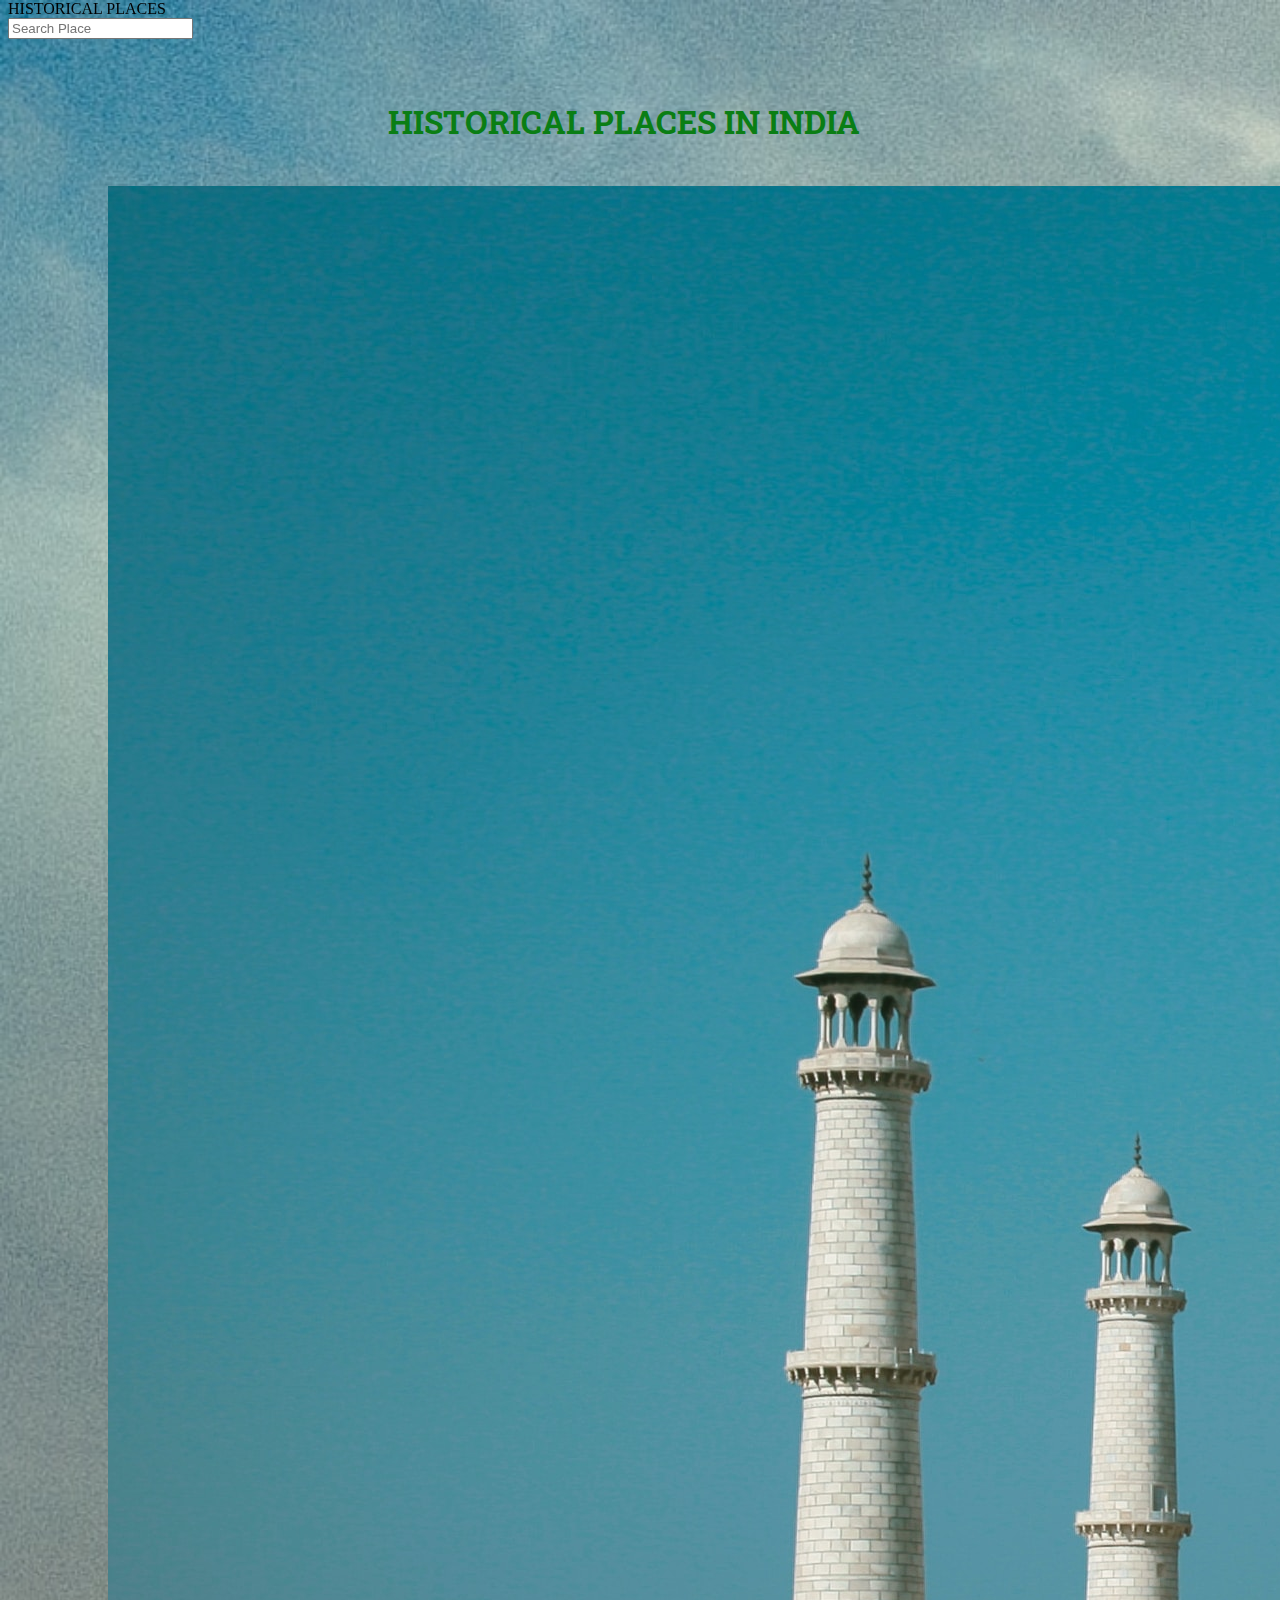
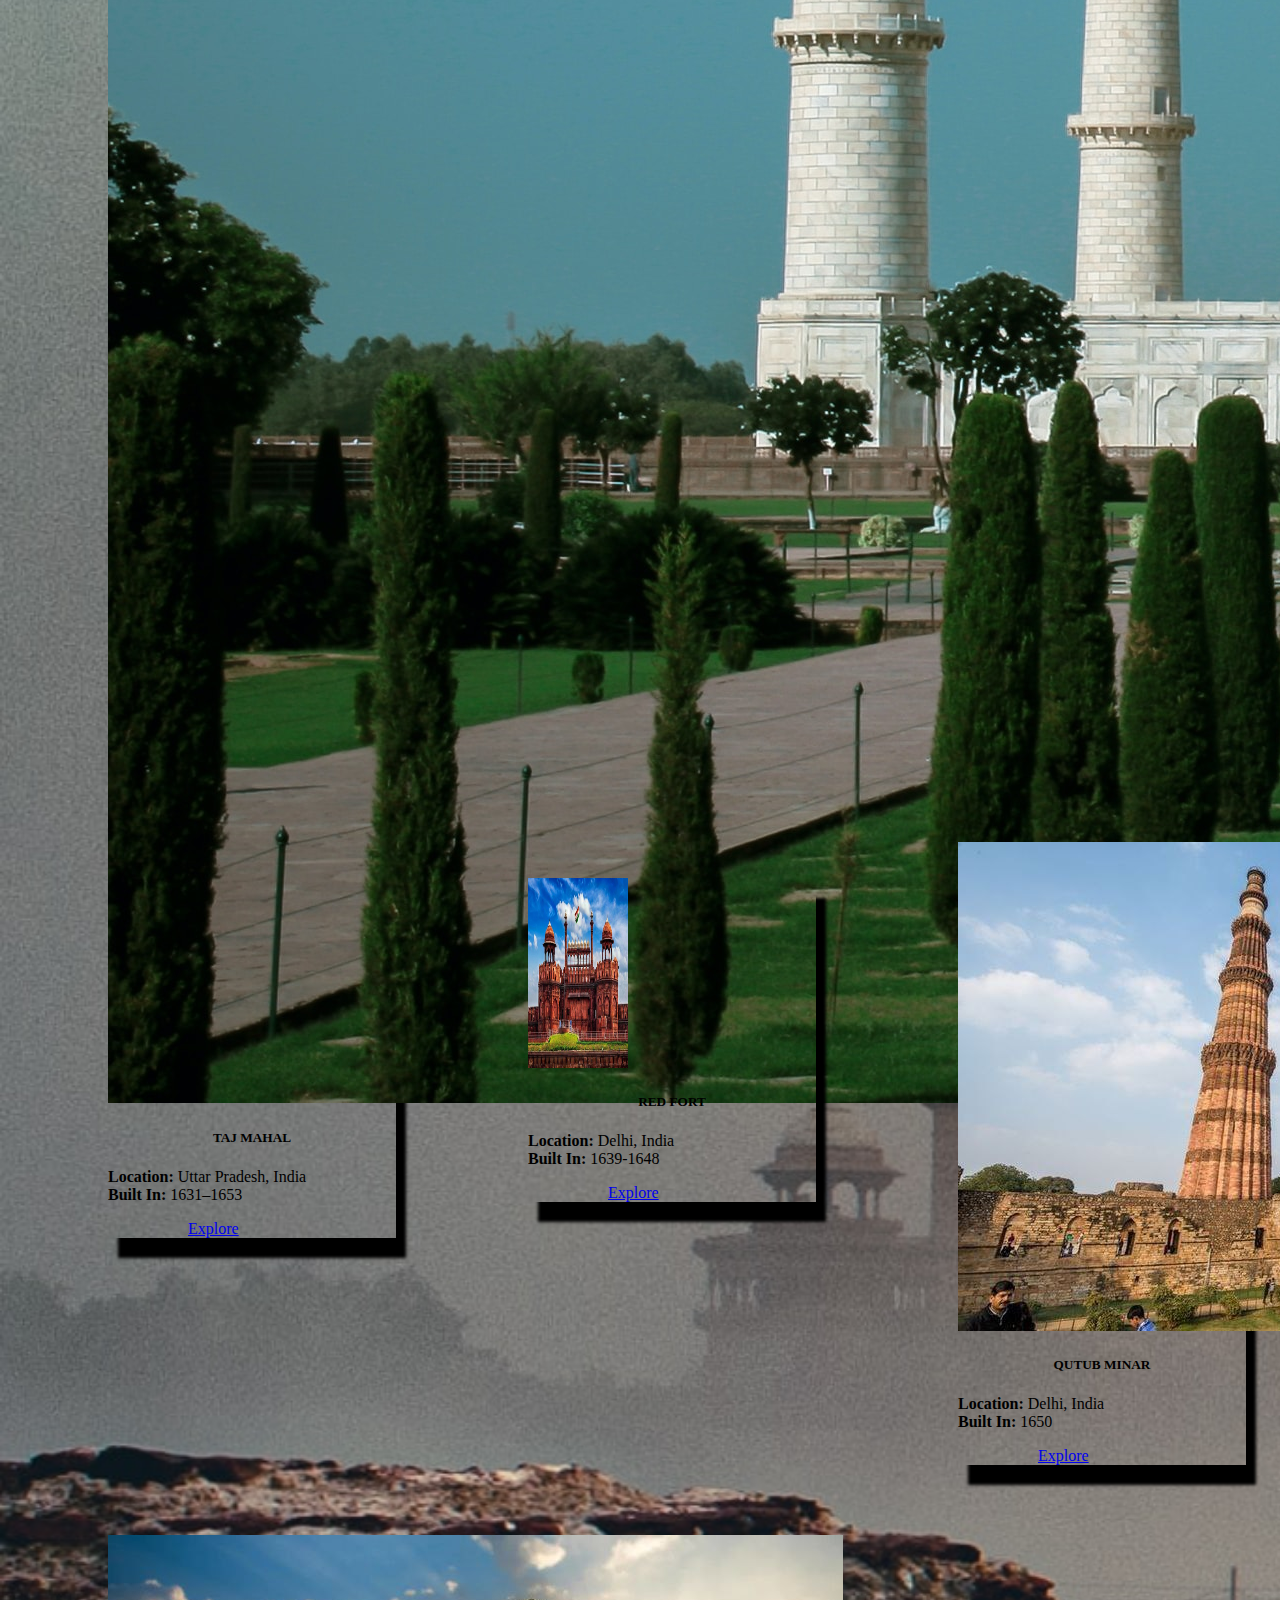
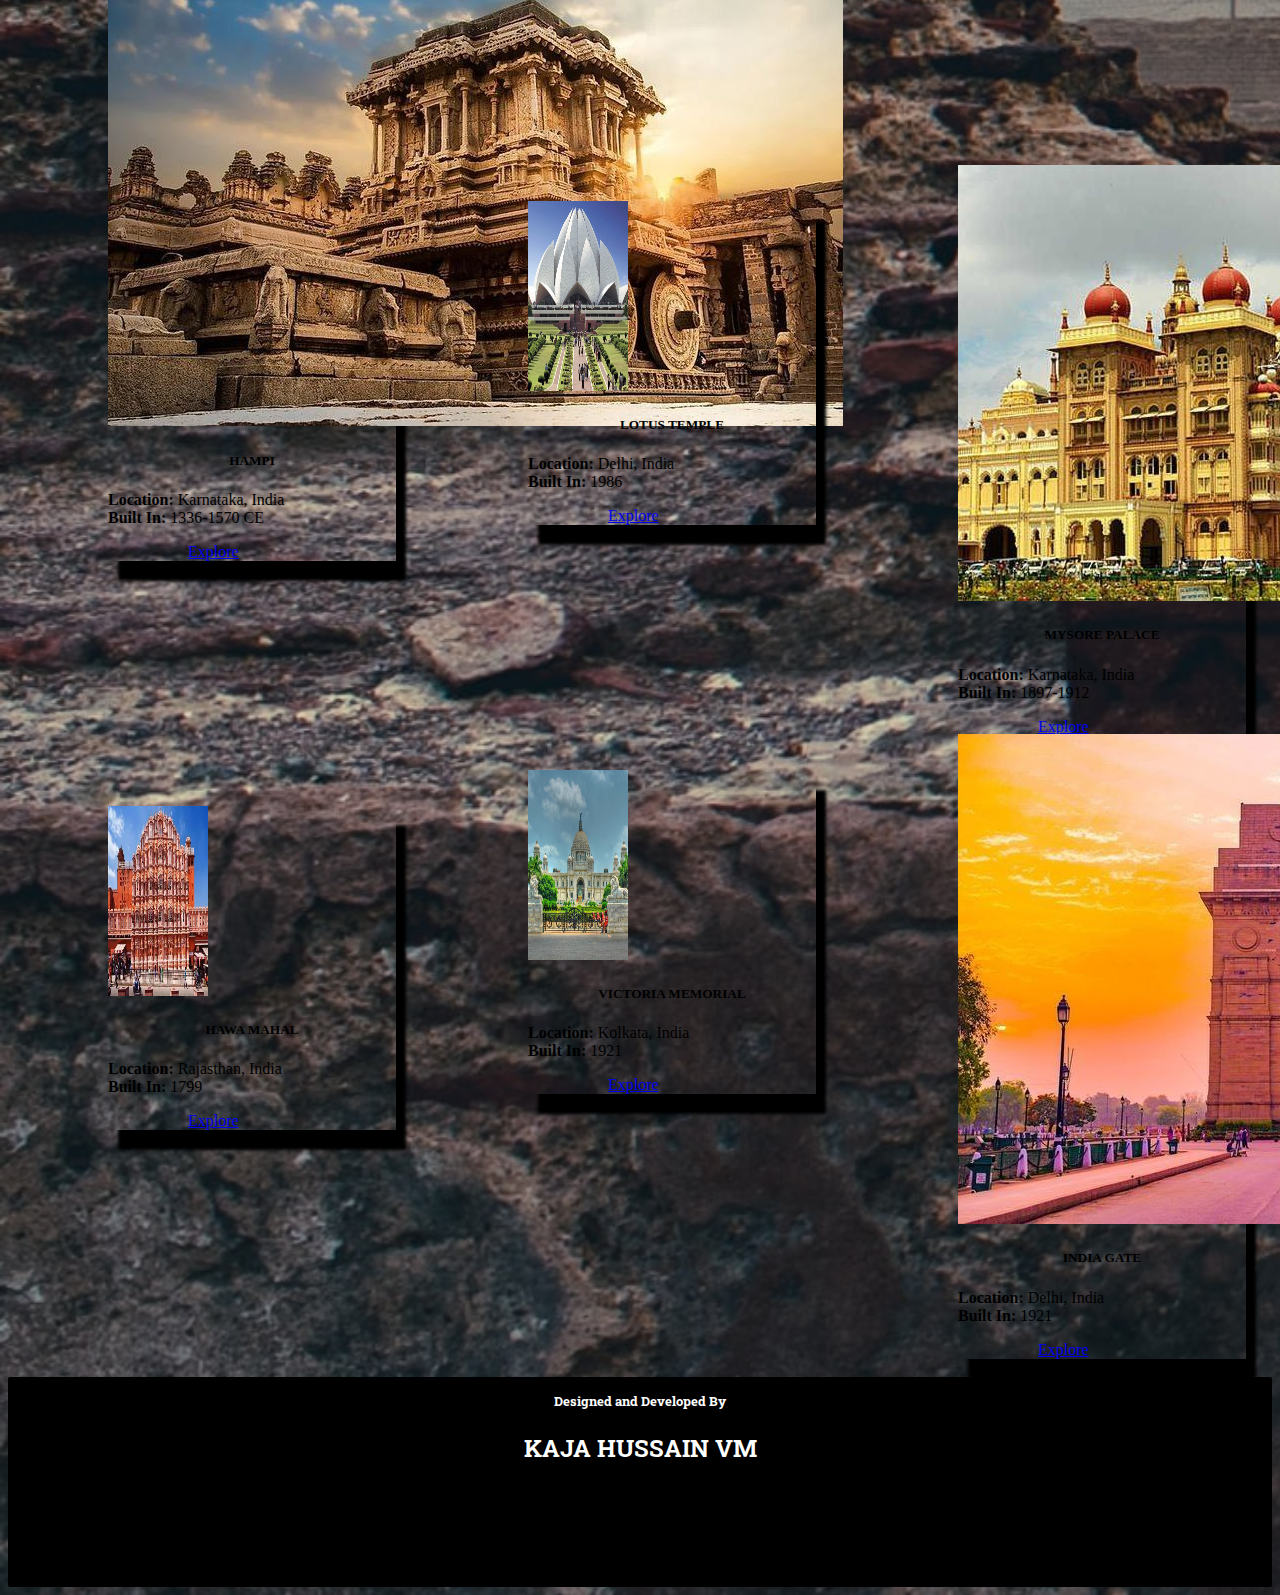
<file: index.html>
<!DOCTYPE html>
<html lang="en">

<head>
  <meta charset="UTF-8">
  <meta name="viewport" content="width=device-width, initial-scale=1.0">
  <title>Document</title>
  <link rel="stylesheet" href="./style.css">
  <script src="https://cdn.jsdelivr.net/npm/bootstrap@5.3.1/dist/js/bootstrap.bundle.min.js"
    integrity="sha384-HwwvtgBNo3bZJJLYd8oVXjrBZt8cqVSpeBNS5n7C8IVInixGAoxmnlMuBnhbgrkm"
    crossorigin="anonymous"></script>
  <link rel="stylesheet" href="https://cdnjs.cloudflare.com/ajax/libs/font-awesome/6.4.2/css/all.min.css"
    integrity="sha512-z3gLpd7yknf1YoNbCzqRKc4qyor8gaKU1qmn+CShxbuBusANI9QpRohGBreCFkKxLhei6S9CQXFEbbKuqLg0DA=="
    crossorigin="anonymous" referrerpolicy="no-referrer" />
  <link rel="stylesheet" href="https://cdnjs.cloudflare.com/ajax/libs/font-awesome/6.4.2/css/all.min.css"
    integrity="sha512-z3gLpd7yknf1YoNbCzqRKc4qyor8gaKU1qmn+CShxbuBusANI9QpRohGBreCFkKxLhei6S9CQXFEbbKuqLg0DA=="
    crossorigin="anonymous" referrerpolicy="no-referrer" />
  <link href="https://cdn.jsdelivr.net/npm/bootstrap@5.3.1/dist/css/bootstrap.min.css" rel="stylesheet"
    integrity="sha384-4bw+/aepP/YC94hEpVNVgiZdgIC5+VKNBQNGCHeKRQN+PtmoHDEXuppvnDJzQIu9" crossorigin="anonymous">
</head>

<body>
  <!-- <header align="center">
    <h1 class="hh">HISTORICAL PLACES IN INDIA</h1> -->
  <header>
    <nav class="navbar navbar-light bg-light header">
      <div class="container-fluid">
        <a class="navbar-brand">HISTORICAL PLACES</a>
        <form class="d-flex input-group w-auto">
          <input type="search" class="form-control rounded" placeholder="Search Place" aria-label="Search"
            aria-describedby="search-addon" />
          <span class="input-group-text border-0" id="search-addon">
            <i class="fas fa-search"></i>
          </span>
        </form>
      </div>
    </nav>
  </header>
  <h1 class="hh1">HISTORICAL PLACES IN INDIA</h1>
  <br>
  <br>
  <br>
  <br>

  <!-- <div> 
 <img class="imgh"  src="./images/body.jpg" alt="">
</div> -->
<div >
  <div class="card c1" style="width: 18rem;">
    <img src="./images/bharath-reddy-3UDKNMKfFss-unsplash.jpg" class="card-img-top" alt="...">
    <div class="card-body">
      <h5 class="card-title">TAJ MAHAL</h5>
      <p class="card-text">
        <b>Location:</b> Uttar Pradesh, India <br>
        <b>Built In:</b> 1631–1653
      </p>
      <a href="./tajmahal.html" class="btn btn-primary">Explore</a>
    </div>
  </div>
  <div class="card c2" style="width: 18rem;">
    <img src="./images/photo_2023-09-10_12-37-19.jpg" class="card-img-top  img1" alt="...">
    <div class="card-body">
      <h5 class="card-title">RED FORT</h5>
      <p class="card-text"><b>Location:</b> Delhi, India <br>
        <b>Built In:</b> 1639-1648
      </p>
      <a href="./redfort.html" class="btn btn-primary">Explore</a>
    </div>
  </div>
  </div>
  </div>
  <div class="card c3" style="width: 18rem;">
    <img src="./images/photo_2023-09-10_12-44-43.jpg" class="card-img-top" alt="...">
    <div class="card-body">
      <h5 class="card-title">QUTUB MINAR</h5>
      <p class="card-text"><b>Location:</b> Delhi, India <br>
        <b>Built In:</b> 1650
      </p>
      <a href="./qutubminar.html" class="btn btn-primary">Explore</a>
    </div>
  </div>
  <div class="card c4" style="width: 18rem;">
    <img src="./images/photo_2023-09-10_13-03-10.jpg" class="card-img-top" alt="...">
    <div class="card-body">
      <h5 class="card-title">HAMPI</h5>
      <p class="card-text"><b>Location:</b> Karnataka, India <br>
        <b>Built In:</b> 1336-1570 CE
      </p>
      <a href="./hampi.html" class="btn btn-primary">Explore</a>
    </div>
  </div>
  <div class="card c5" style="width: 18rem;">
    <img src="./images/photo_2023-09-10_13-05-47.jpg" class="card-img-top img2" alt="...">
    <div class="card-body">
      <h5 class="card-title">LOTUS TEMPLE</h5>
      <p class="card-text"><b>Location:</b> Delhi, India <br>
        <b>Built In:</b> 1986
      </p>
      <a href="./lotustemple.html" class="btn btn-primary">Explore</a>
    </div>
  </div>
  <div class="card c6" style="width: 18rem;">
    <img src="./images/photo_2023-09-10_13-11-08.jpg" class="card-img-top" alt="...">
    <div class="card-body">
      <h5 class="card-title">MYSORE PALACE </h5>
      <p class="card-text"><b>Location:</b> Karnataka, India <br>
        <b>Built In:</b> 1897-1912
      </p>
      <a href="./mysorepalace.html" class="btn btn-primary">Explore</a>
    </div>
  </div>
  <div class="card c7" style="width: 18rem;">
    <img src="./images/photo_2023-09-10_13-15-06.jpg" class="card-img-top img3" alt="...">
    <div class="card-body">
      <h5 class="card-title">HAWA MAHAL</h5>
      <p class="card-text"><b>Location:</b> Rajasthan, India <br>
        <b>Built In:</b> 1799
      </p>
      <a href="./hawamahal.html" class="btn btn-primary">Explore</a>
    </div>
  </div>
  <div class="card c8" style="width: 18rem;">
    <img src="./images/photo_2023-09-10_13-19-49.jpg" class="card-img-top img4" alt="...">
    <div class="card-body">
      <h5 class="card-title">VICTORIA MEMORIAL</h5>
      <p class="card-text">
        <b>Location:</b> Kolkata, India <br>
        <b>Built In:</b> 1921
      </p>
      <a href="./victoriamemorial.html" class="btn btn-primary">Explore</a>
    </div>
  </div>
  <div class="card c9" style="width: 18rem;">
    <img src="./images/photo_2023-09-10_13-48-38.jpg" class="card-img-top" alt="...">
    <div class="card-body">
      <h5 class="card-title">INDIA GATE</h5>
      <p class="card-text">
        <b>Location:</b> Delhi, India <br>
        <b>Built In:</b> 1921
      </p>
      <a href="./indiangate.html" class="btn btn-primary">Explore</a>
    </div>
  </div>
</div>
  <br>
  <footer>
    <div class="footer1">
      <h5 class="hhh">Designed and Developed By</h5>
      <h2 class="hhh">KAJA HUSSAIN VM</h2>
     <a href="https://www.instagram.com/_kaja_huzain_/?next=%2F&hl=en"><i class="fa-brands fa-instagram f1"></i></a>
     <a href="https://www.linkedin.com/in/kaja-hussain-vm-5158811a3/"><i class="fa-brands fa-linkedin f2"></i></a>
     <a href="https://twitter.com/home"><i class="fa-brands fa-twitter f3"></i></a>
     <a href="https://github.com/Kajahussain123?tab=repositories"><i class="fa-brands fa-github f4"></i></a>
    </div>
  </footer>
</body>

</html>
</file>
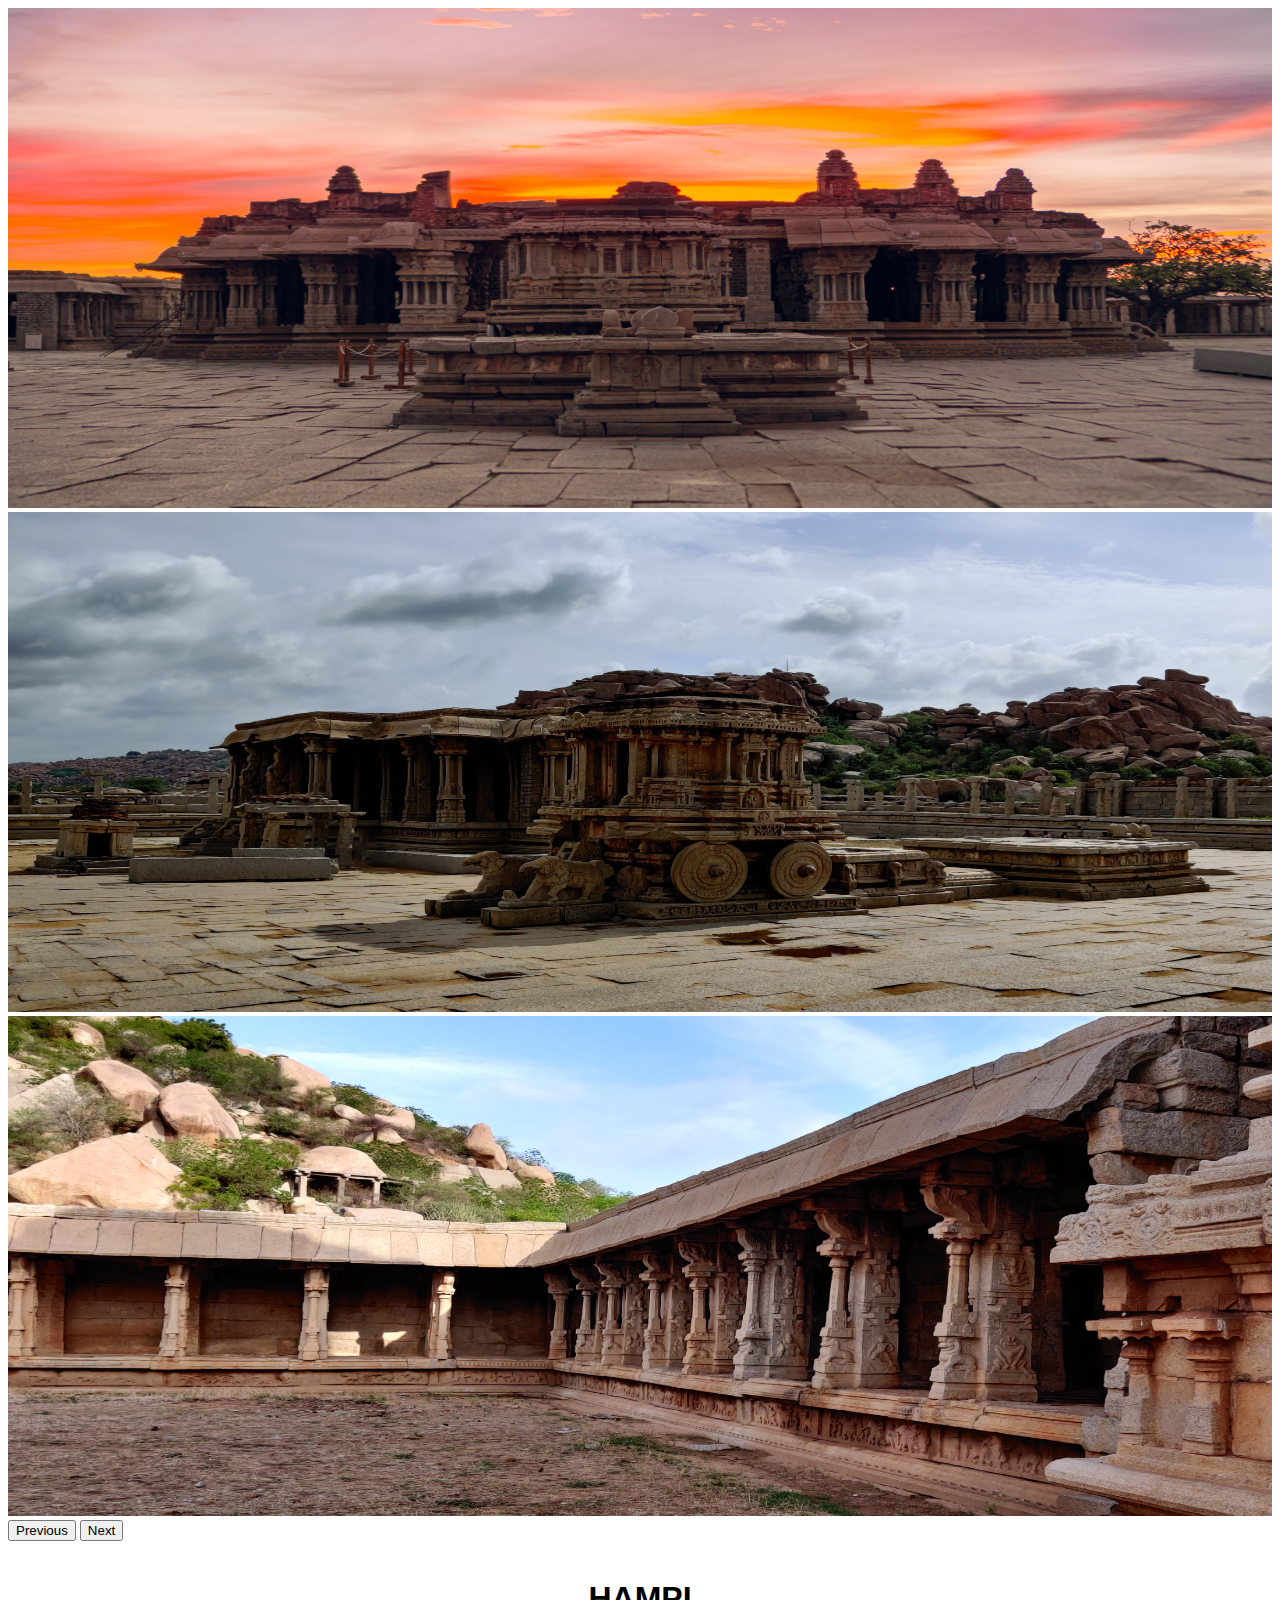
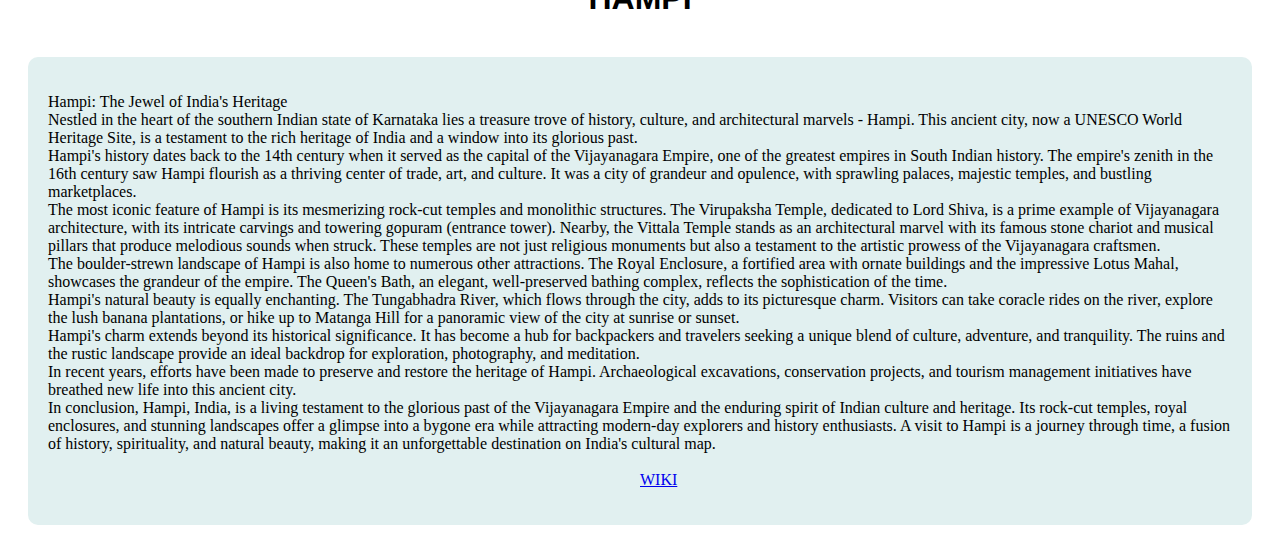
<file: hampi.html>
<!DOCTYPE html>
<html lang="en">

<head>
    <meta charset="UTF-8">
    <meta name="viewport" content="width=device-width, initial-scale=1.0">
    <title>Document</title>
    <script src="https://cdn.jsdelivr.net/npm/bootstrap@5.3.1/dist/js/bootstrap.bundle.min.js"
        integrity="sha384-HwwvtgBNo3bZJJLYd8oVXjrBZt8cqVSpeBNS5n7C8IVInixGAoxmnlMuBnhbgrkm"
        crossorigin="anonymous"></script>
    <link rel="stylesheet" href="https://cdnjs.cloudflare.com/ajax/libs/font-awesome/6.4.2/css/all.min.css"
        integrity="sha512-z3gLpd7yknf1YoNbCzqRKc4qyor8gaKU1qmn+CShxbuBusANI9QpRohGBreCFkKxLhei6S9CQXFEbbKuqLg0DA=="
        crossorigin="anonymous" referrerpolicy="no-referrer" />
    <link href="https://cdn.jsdelivr.net/npm/bootstrap@5.3.1/dist/css/bootstrap.min.css" rel="stylesheet"
        integrity="sha384-4bw+/aepP/YC94hEpVNVgiZdgIC5+VKNBQNGCHeKRQN+PtmoHDEXuppvnDJzQIu9" crossorigin="anonymous">

</head>
<style>
    .img1 {
        width: 100%;
        height: 500px;
        align-items: center;
    }

    .img2 {
        width: 100%;
        height: 500px;
        align-items: center;
    }

    .img3 {
        width: 100%;
        height: 500px;
        align-items: center;
    }

    h1 {
        text-align: center;
        color: black;
        font-family: 'Lucida Sans', 'Lucida Sans Regular', 'Lucida Grande', 'Lucida Sans Unicode', Geneva, Verdana, sans-serif;
    }

    .d1 {

        background-color: rgb(225, 240, 240);
        border-radius: 10px;
        padding: 20px;
        margin-left: 20px;
        margin-right: 20px;
    }

    .btn1 {
        margin-left: 50%;
        margin-right: 50%;

    }
</style>

<body>
    <div class="img123">
        <div id="carouselExample" class="carousel slide">
            <div class="carousel-inner">
                <div class="carousel-item active">
                    <img src="./images/arun-prakash-Q0mSdYr7EFQ-unsplash.jpg" class=" img1 d-block " alt="...">
                </div>
                <div class="carousel-item">
                    <img src="./images/vivekarasan-m-HfnuEOx2S2s-unsplash.jpg" class=" img2 d-block w-100" alt="...">
                </div>
                <div class="carousel-item">
                    <img src="./images/vivekarasan-m-Loe3-0lpuY4-unsplash.jpg" class="img3 d-block w-100" alt="...">
                </div>
            </div>
            <button class="carousel-control-prev" type="button" data-bs-target="#carouselExample" data-bs-slide="prev">
                <span class="carousel-control-prev-icon" aria-hidden="true"></span>
                <span class="visually-hidden">Previous</span>
            </button>
            <button class="carousel-control-next" type="button" data-bs-target="#carouselExample" data-bs-slide="next">
                <span class="carousel-control-next-icon" aria-hidden="true"></span>
                <span class="visually-hidden">Next</span>
            </button>
        </div>
    </div>
    <br>
    <h1>HAMPI</h1><br>
    <div class="d1">
        <p>Hampi: The Jewel of India's Heritage <br>

            Nestled in the heart of the southern Indian state of Karnataka lies a treasure trove of history, culture,
            and architectural marvels - Hampi. This ancient city, now a UNESCO World Heritage Site, is a testament to
            the rich heritage of India and a window into its glorious past.
<br>
            Hampi's history dates back to the 14th century when it served as the capital of the Vijayanagara Empire, one
            of the greatest empires in South Indian history. The empire's zenith in the 16th century saw Hampi flourish
            as a thriving center of trade, art, and culture. It was a city of grandeur and opulence, with sprawling
            palaces, majestic temples, and bustling marketplaces.
<br>
            The most iconic feature of Hampi is its mesmerizing rock-cut temples and monolithic structures. The
            Virupaksha Temple, dedicated to Lord Shiva, is a prime example of Vijayanagara architecture, with its
            intricate carvings and towering gopuram (entrance tower). Nearby, the Vittala Temple stands as an
            architectural marvel with its famous stone chariot and musical pillars that produce melodious sounds when
            struck. These temples are not just religious monuments but also a testament to the artistic prowess of the
            Vijayanagara craftsmen.
<br>
            The boulder-strewn landscape of Hampi is also home to numerous other attractions. The Royal Enclosure, a
            fortified area with ornate buildings and the impressive Lotus Mahal, showcases the grandeur of the empire.
            The Queen's Bath, an elegant, well-preserved bathing complex, reflects the sophistication of the time.
<br>
            Hampi's natural beauty is equally enchanting. The Tungabhadra River, which flows through the city, adds to
            its picturesque charm. Visitors can take coracle rides on the river, explore the lush banana plantations, or
            hike up to Matanga Hill for a panoramic view of the city at sunrise or sunset.
<br>
            Hampi's charm extends beyond its historical significance. It has become a hub for backpackers and travelers
            seeking a unique blend of culture, adventure, and tranquility. The ruins and the rustic landscape provide an
            ideal backdrop for exploration, photography, and meditation.
<br>
            In recent years, efforts have been made to preserve and restore the heritage of Hampi. Archaeological
            excavations, conservation projects, and tourism management initiatives have breathed new life into this
            ancient city.
<br>
            In conclusion, Hampi, India, is a living testament to the glorious past of the Vijayanagara Empire and the
            enduring spirit of Indian culture and heritage. Its rock-cut temples, royal enclosures, and stunning
            landscapes offer a glimpse into a bygone era while attracting modern-day explorers and history enthusiasts.
            A visit to Hampi is a journey through time, a fusion of history, spirituality, and natural beauty, making it
            an unforgettable destination on India's cultural map. <br>
            <br><a href="https://en.wikipedia.org/wiki/Hampi" class=" btn1 btn btn-primary">WIKI</a>
    </div>
    <br>
</body>

</html>
</file>
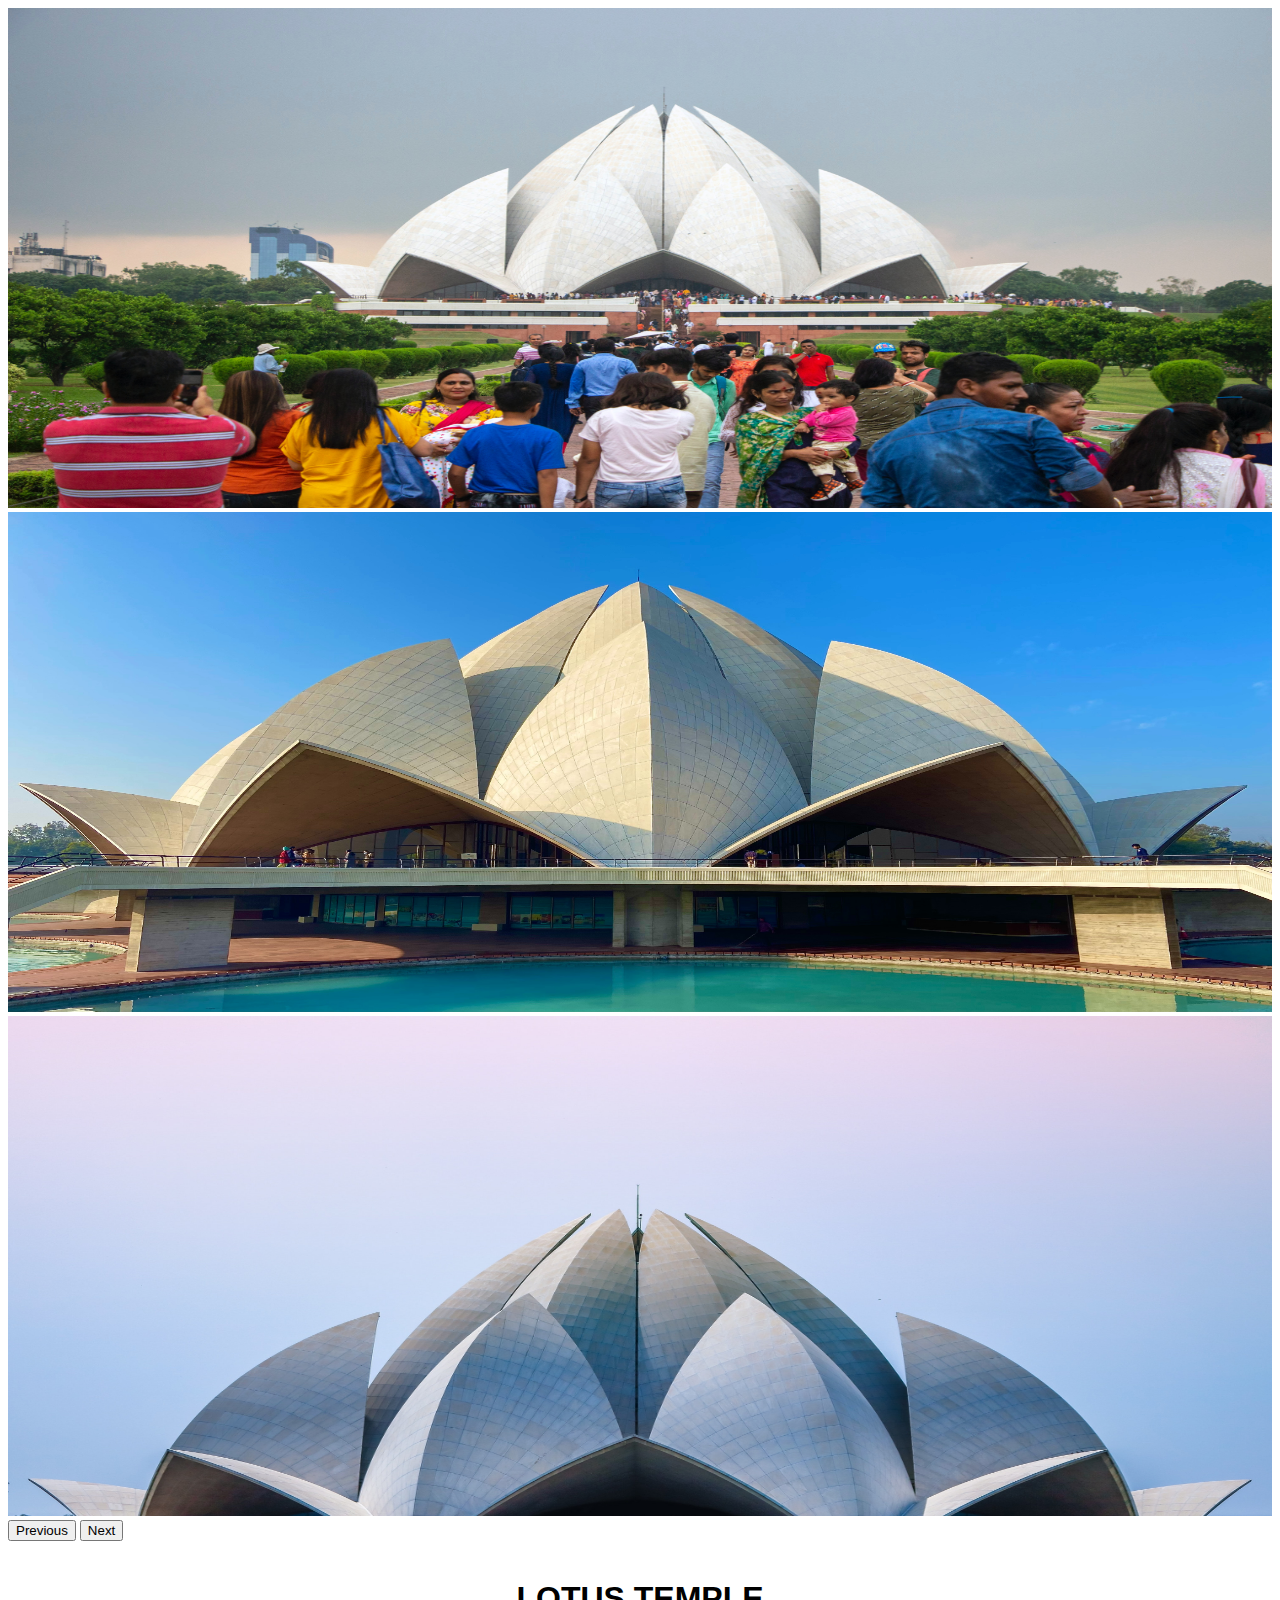
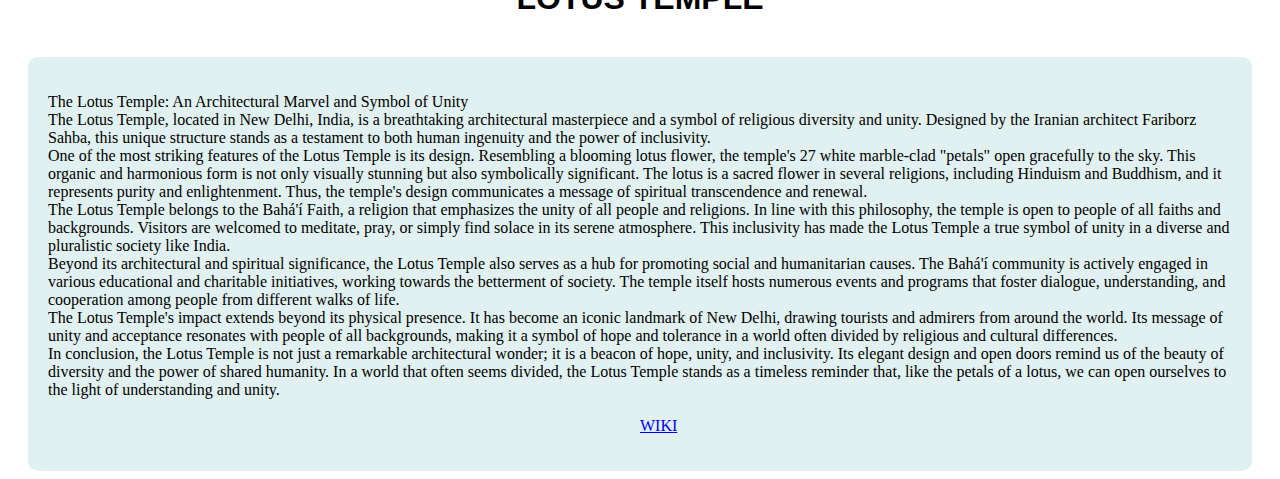
<file: lotustemple.html>
<!DOCTYPE html>
<html lang="en">

<head>
    <meta charset="UTF-8">
    <meta name="viewport" content="width=device-width, initial-scale=1.0">
    <title>Document</title>
    <script src="https://cdn.jsdelivr.net/npm/bootstrap@5.3.1/dist/js/bootstrap.bundle.min.js"
        integrity="sha384-HwwvtgBNo3bZJJLYd8oVXjrBZt8cqVSpeBNS5n7C8IVInixGAoxmnlMuBnhbgrkm"
        crossorigin="anonymous"></script>
    <link rel="stylesheet" href="https://cdnjs.cloudflare.com/ajax/libs/font-awesome/6.4.2/css/all.min.css"
        integrity="sha512-z3gLpd7yknf1YoNbCzqRKc4qyor8gaKU1qmn+CShxbuBusANI9QpRohGBreCFkKxLhei6S9CQXFEbbKuqLg0DA=="
        crossorigin="anonymous" referrerpolicy="no-referrer" />
    <link href="https://cdn.jsdelivr.net/npm/bootstrap@5.3.1/dist/css/bootstrap.min.css" rel="stylesheet"
        integrity="sha384-4bw+/aepP/YC94hEpVNVgiZdgIC5+VKNBQNGCHeKRQN+PtmoHDEXuppvnDJzQIu9" crossorigin="anonymous">

</head>
<style>
    .img1 {
        width: 100%;
        height: 500px;
        align-items: center;
    }

    .img2 {
        width: 100%;
        height: 500px;
        align-items: center;
    }

    .img3 {
        width: 100%;
        height: 500px;
        align-items: center;
    }

    h1 {
        text-align: center;
        color: black;
        font-family: 'Lucida Sans', 'Lucida Sans Regular', 'Lucida Grande', 'Lucida Sans Unicode', Geneva, Verdana, sans-serif;
    }

    .d1 {

        background-color: rgb(225, 240, 240);
        border-radius: 10px;
        padding: 20px;
        margin-left: 20px;
        margin-right: 20px;
    }

    .btn1 {
        margin-left: 50%;
        margin-right: 50%;

    }
</style>

<body>
    <div class="img123">
        <div id="carouselExample" class="carousel slide">
            <div class="carousel-inner">
                <div class="carousel-item active">
                    <img src="./images/matthew-tenbruggencate-zlH-ffSPQxU-unsplash.jpg" class=" img1 d-block "
                        alt="...">
                </div>
                <div class="carousel-item">
                    <img src="./images/jayanth-muppaneni-z_De4o7rMTk-unsplash.jpg" class=" img2 d-block w-100"
                        alt="...">
                </div>
                <div class="carousel-item">
                    <img src="./images/swapnil-deshpandey-ePyY_T5d6RI-unsplash.jpg" class="img3 d-block w-100"
                        alt="...">
                </div>
            </div>
            <button class="carousel-control-prev" type="button" data-bs-target="#carouselExample" data-bs-slide="prev">
                <span class="carousel-control-prev-icon" aria-hidden="true"></span>
                <span class="visually-hidden">Previous</span>
            </button>
            <button class="carousel-control-next" type="button" data-bs-target="#carouselExample" data-bs-slide="next">
                <span class="carousel-control-next-icon" aria-hidden="true"></span>
                <span class="visually-hidden">Next</span>
            </button>
        </div>
    </div>
    <br>
    <h1>LOTUS TEMPLE</h1><br>
    <div class="d1">
        <p>The Lotus Temple: An Architectural Marvel and Symbol of Unity
<br>
            The Lotus Temple, located in New Delhi, India, is a breathtaking architectural masterpiece and a symbol of
            religious diversity and unity. Designed by the Iranian architect Fariborz Sahba, this unique structure
            stands as a testament to both human ingenuity and the power of inclusivity.
<br>
            One of the most striking features of the Lotus Temple is its design. Resembling a blooming lotus flower, the
            temple's 27 white marble-clad "petals" open gracefully to the sky. This organic and harmonious form is not
            only visually stunning but also symbolically significant. The lotus is a sacred flower in several religions,
            including Hinduism and Buddhism, and it represents purity and enlightenment. Thus, the temple's design
            communicates a message of spiritual transcendence and renewal.
<br>
            The Lotus Temple belongs to the Bahá'í Faith, a religion that emphasizes the unity of all people and
            religions. In line with this philosophy, the temple is open to people of all faiths and backgrounds.
            Visitors are welcomed to meditate, pray, or simply find solace in its serene atmosphere. This inclusivity
            has made the Lotus Temple a true symbol of unity in a diverse and pluralistic society like India.
<br>
            Beyond its architectural and spiritual significance, the Lotus Temple also serves as a hub for promoting
            social and humanitarian causes. The Bahá'í community is actively engaged in various educational and
            charitable initiatives, working towards the betterment of society. The temple itself hosts numerous events
            and programs that foster dialogue, understanding, and cooperation among people from different walks of life.
<br>
            The Lotus Temple's impact extends beyond its physical presence. It has become an iconic landmark of New
            Delhi, drawing tourists and admirers from around the world. Its message of unity and acceptance resonates
            with people of all backgrounds, making it a symbol of hope and tolerance in a world often divided by
            religious and cultural differences.
<br>
            In conclusion, the Lotus Temple is not just a remarkable architectural wonder; it is a beacon of hope,
            unity, and inclusivity. Its elegant design and open doors remind us of the beauty of diversity and the power
            of shared humanity. In a world that often seems divided, the Lotus Temple stands as a timeless reminder
            that, like the petals of a lotus, we can open ourselves to the light of understanding and unity. <br>
            <br><a href="https://en.wikipedia.org/wiki/Lotus_Temple" class=" btn1 btn btn-primary">WIKI</a>
    </div>

</body>

</html>
</file>
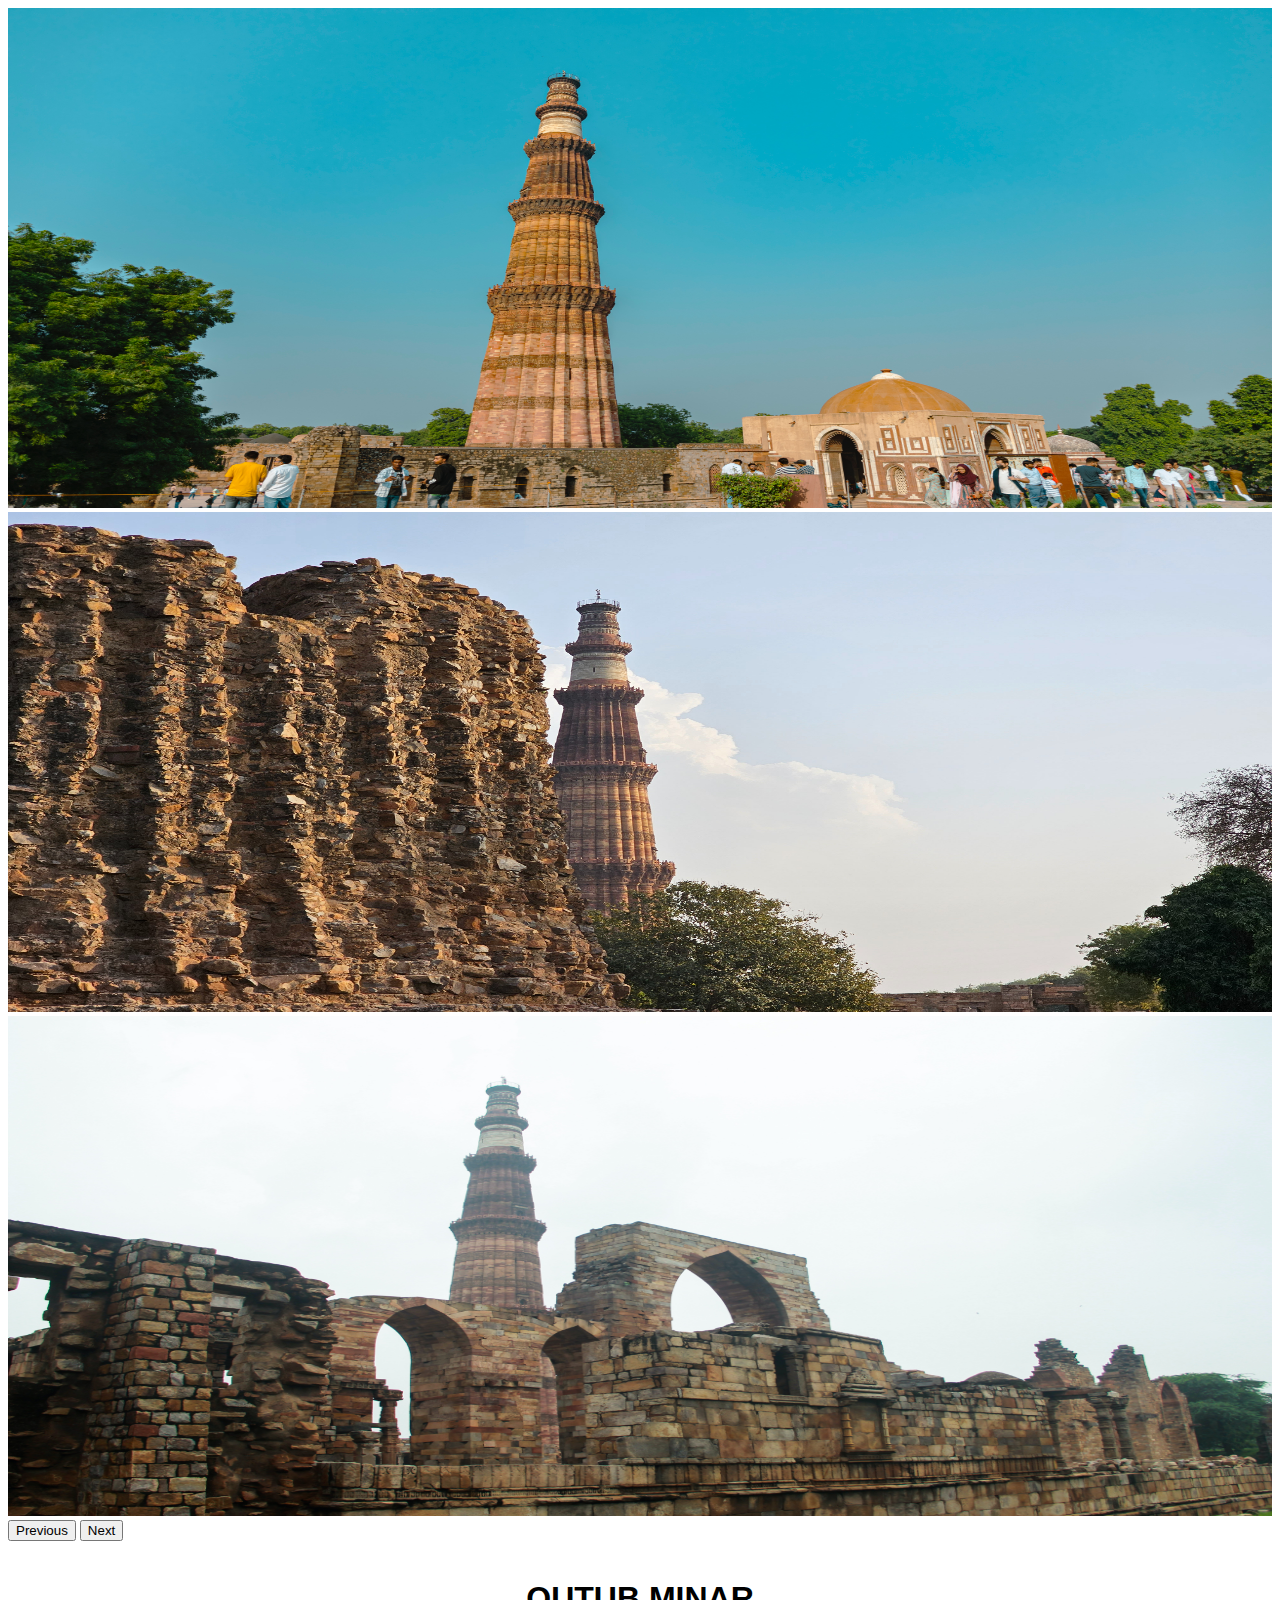
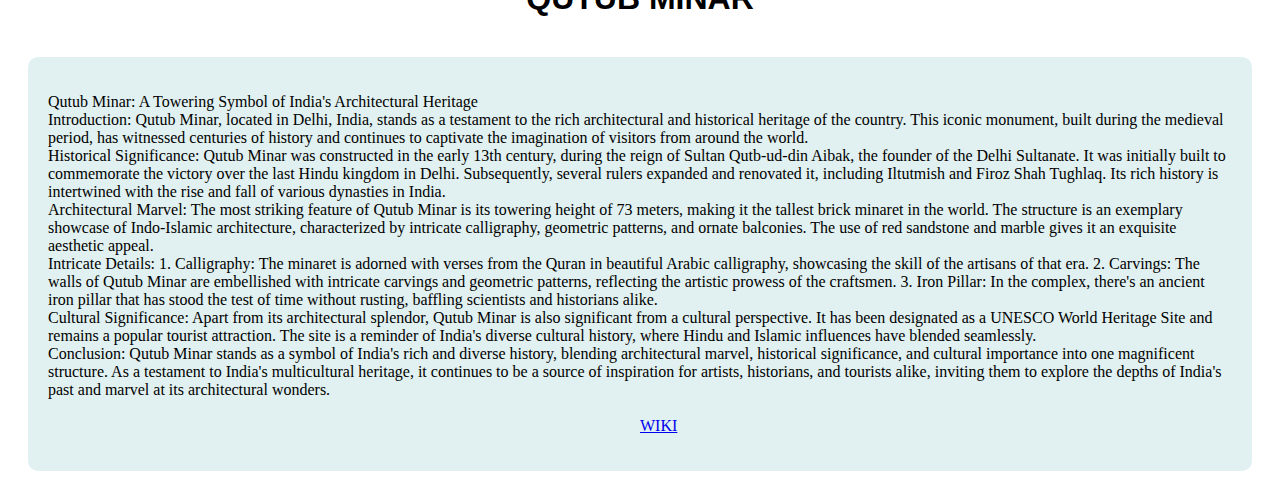
<file: qutubminar.html>
<!DOCTYPE html>
<html lang="en">

<head>
    <meta charset="UTF-8">
    <meta name="viewport" content="width=device-width, initial-scale=1.0">
    <title>Document</title>
    <script src="https://cdn.jsdelivr.net/npm/bootstrap@5.3.1/dist/js/bootstrap.bundle.min.js"
        integrity="sha384-HwwvtgBNo3bZJJLYd8oVXjrBZt8cqVSpeBNS5n7C8IVInixGAoxmnlMuBnhbgrkm"
        crossorigin="anonymous"></script>
    <link rel="stylesheet" href="https://cdnjs.cloudflare.com/ajax/libs/font-awesome/6.4.2/css/all.min.css"
        integrity="sha512-z3gLpd7yknf1YoNbCzqRKc4qyor8gaKU1qmn+CShxbuBusANI9QpRohGBreCFkKxLhei6S9CQXFEbbKuqLg0DA=="
        crossorigin="anonymous" referrerpolicy="no-referrer" />
    <link href="https://cdn.jsdelivr.net/npm/bootstrap@5.3.1/dist/css/bootstrap.min.css" rel="stylesheet"
        integrity="sha384-4bw+/aepP/YC94hEpVNVgiZdgIC5+VKNBQNGCHeKRQN+PtmoHDEXuppvnDJzQIu9" crossorigin="anonymous">

</head>
<style>
    .img1 {
        width: 100%;
        height: 500px;
        align-items: center;
    }

    .img2 {
        width: 100%;
        height: 500px;
        align-items: center;
    }

    .img3 {
        width: 100%;
        height: 500px;
        align-items: center;
    }

    h1 {
        text-align: center;
        color: black;
        font-family: 'Lucida Sans', 'Lucida Sans Regular', 'Lucida Grande', 'Lucida Sans Unicode', Geneva, Verdana, sans-serif;
    }

    .d1 {

        background-color: rgb(225, 240, 240);
        border-radius: 10px;
        padding: 20px;
        margin-left: 20px;
        margin-right: 20px;
    }

    .btn1 {
        margin-left: 50%;
        margin-right: 50%;

    }
</style>

<body>
    <div class="img123">
        <div id="carouselExample" class="carousel slide">
            <div class="carousel-inner">
                <div class="carousel-item active">
                    <img src="./images/daniel-dara--sJRd0qmQJk-unsplash.jpg" class=" img1 d-block " alt="...">
                </div>
                <div class="carousel-item">
                    <img src="./images/yaswanth-gona-o693EF34gUM-unsplash.jpg" class=" img2 d-block w-100" alt="...">
                </div>
                <div class="carousel-item">
                    <img src="./images/mubashir-ahmet-bs8EwJ73mjE-unsplash.jpg" class="img3 d-block w-100" alt="...">
                </div>
            </div>
            <button class="carousel-control-prev" type="button" data-bs-target="#carouselExample" data-bs-slide="prev">
                <span class="carousel-control-prev-icon" aria-hidden="true"></span>
                <span class="visually-hidden">Previous</span>
            </button>
            <button class="carousel-control-next" type="button" data-bs-target="#carouselExample" data-bs-slide="next">
                <span class="carousel-control-next-icon" aria-hidden="true"></span>
                <span class="visually-hidden">Next</span>
            </button>
        </div>
    </div>
    <br>
    <h1>QUTUB MINAR </h1><br>
    <div class="d1">
        <p>Qutub Minar: A Towering Symbol of India's Architectural Heritage
<br>
            Introduction:
            Qutub Minar, located in Delhi, India, stands as a testament to the rich architectural and historical
            heritage of the country. This iconic monument, built during the medieval period, has witnessed centuries of
            history and continues to captivate the imagination of visitors from around the world.
<br>
            Historical Significance:
            Qutub Minar was constructed in the early 13th century, during the reign of Sultan Qutb-ud-din Aibak, the
            founder of the Delhi Sultanate. It was initially built to commemorate the victory over the last Hindu
            kingdom in Delhi. Subsequently, several rulers expanded and renovated it, including Iltutmish and Firoz Shah
            Tughlaq. Its rich history is intertwined with the rise and fall of various dynasties in India.
<br>
            Architectural Marvel:
            The most striking feature of Qutub Minar is its towering height of 73 meters, making it the tallest brick
            minaret in the world. The structure is an exemplary showcase of Indo-Islamic architecture, characterized by
            intricate calligraphy, geometric patterns, and ornate balconies. The use of red sandstone and marble gives
            it an exquisite aesthetic appeal.
<br>
            Intricate Details:
            1. Calligraphy: The minaret is adorned with verses from the Quran in beautiful Arabic calligraphy,
            showcasing the skill of the artisans of that era.
            2. Carvings: The walls of Qutub Minar are embellished with intricate carvings and geometric patterns,
            reflecting the artistic prowess of the craftsmen.
            3. Iron Pillar: In the complex, there's an ancient iron pillar that has stood the test of time without
            rusting, baffling scientists and historians alike.
<br>
            Cultural Significance:
            Apart from its architectural splendor, Qutub Minar is also significant from a cultural perspective. It has
            been designated as a UNESCO World Heritage Site and remains a popular tourist attraction. The site is a
            reminder of India's diverse cultural history, where Hindu and Islamic influences have blended seamlessly.
<br>
            Conclusion:
            Qutub Minar stands as a symbol of India's rich and diverse history, blending architectural marvel,
            historical significance, and cultural importance into one magnificent structure. As a testament to India's
            multicultural heritage, it continues to be a source of inspiration for artists, historians, and tourists
            alike, inviting them to explore the depths of India's past and marvel at its architectural wonders. <br>
            <br><a href="https://en.wikipedia.org/wiki/Qutb_Minar" class=" btn1 btn btn-primary">WIKI</a>
    </div>
    <br>
</body>

</html>
</file>
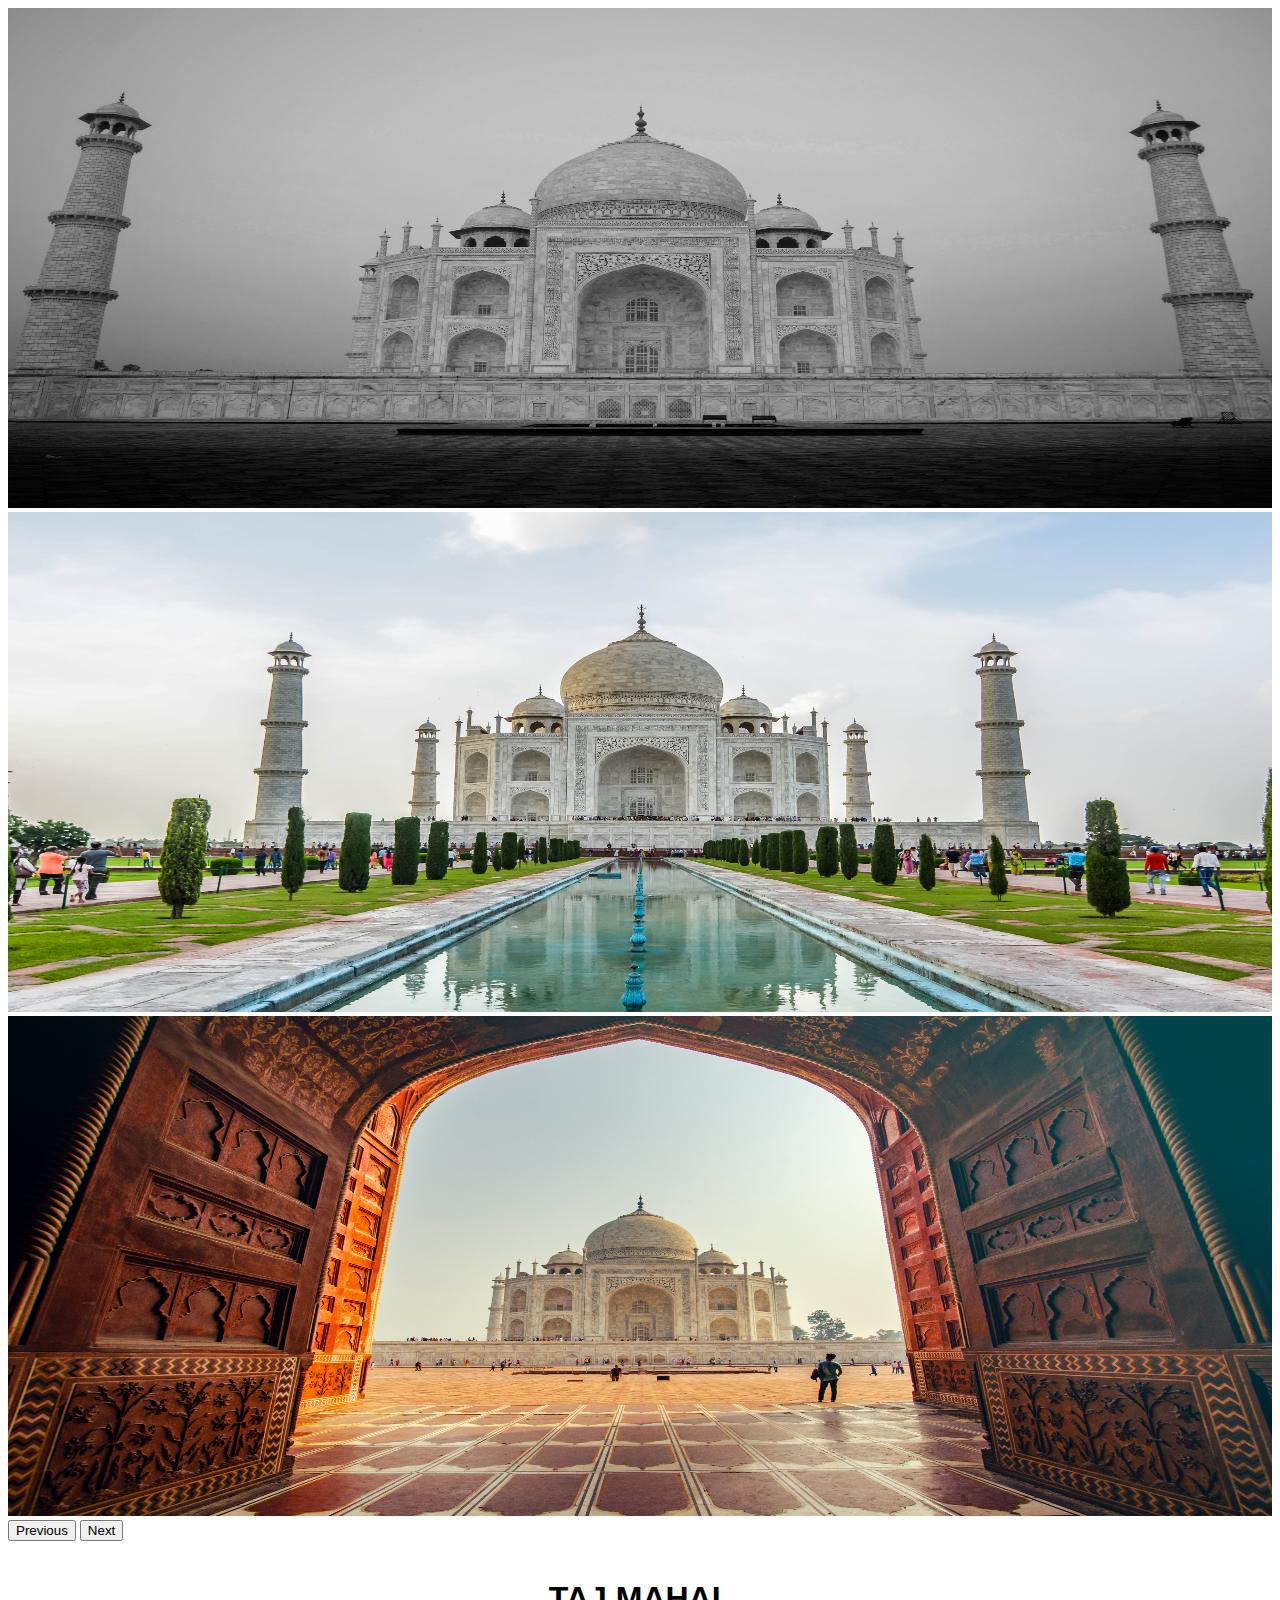
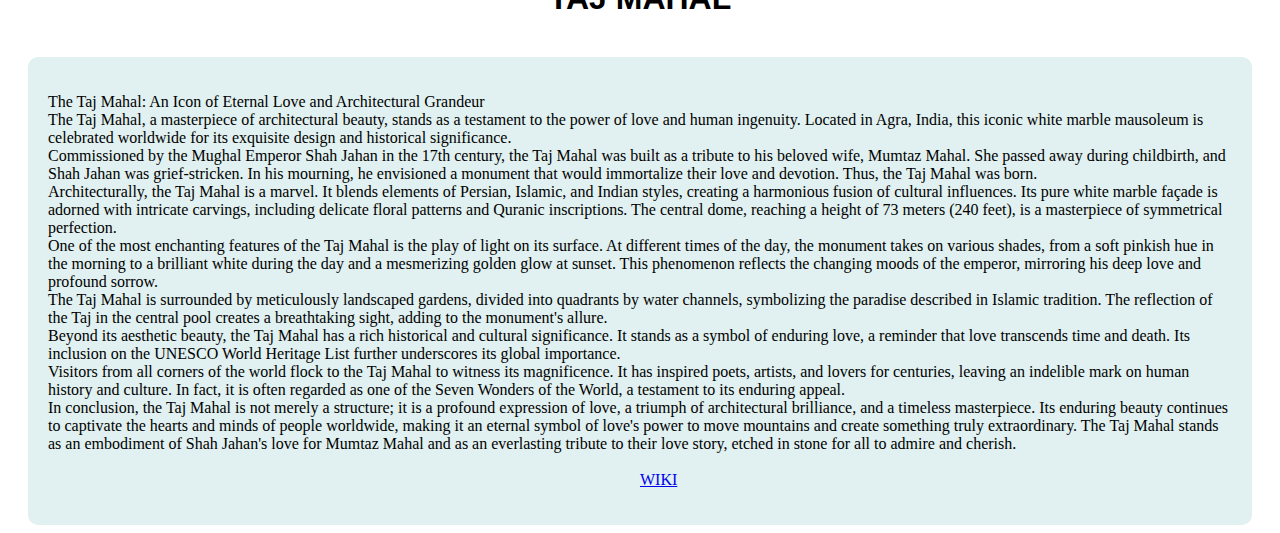
<file: tajmahal.html>
<!DOCTYPE html>
<html lang="en">

<head>
    <meta charset="UTF-8">
    <meta name="viewport" content="width=device-width, initial-scale=1.0">
    <title>Document</title>
    <script src="https://cdn.jsdelivr.net/npm/bootstrap@5.3.1/dist/js/bootstrap.bundle.min.js"
        integrity="sha384-HwwvtgBNo3bZJJLYd8oVXjrBZt8cqVSpeBNS5n7C8IVInixGAoxmnlMuBnhbgrkm"
        crossorigin="anonymous"></script>
    <link rel="stylesheet" href="https://cdnjs.cloudflare.com/ajax/libs/font-awesome/6.4.2/css/all.min.css"
        integrity="sha512-z3gLpd7yknf1YoNbCzqRKc4qyor8gaKU1qmn+CShxbuBusANI9QpRohGBreCFkKxLhei6S9CQXFEbbKuqLg0DA=="
        crossorigin="anonymous" referrerpolicy="no-referrer" />
    <link href="https://cdn.jsdelivr.net/npm/bootstrap@5.3.1/dist/css/bootstrap.min.css" rel="stylesheet"
        integrity="sha384-4bw+/aepP/YC94hEpVNVgiZdgIC5+VKNBQNGCHeKRQN+PtmoHDEXuppvnDJzQIu9" crossorigin="anonymous">

</head>
<style>
    .img1 {
        width: 100%;
        height: 500px;
        align-items: center;
    }

    .img2 {
        width: 100%;
        height: 500px;
        align-items: center;
    }

    .img3 {
        width: 100%;
        height: 500px;
        align-items: center;
    }

    h1 {
        text-align: center;
        color: black;
        font-family: 'Lucida Sans', 'Lucida Sans Regular', 'Lucida Grande', 'Lucida Sans Unicode', Geneva, Verdana, sans-serif;
    }
    .d1{
        
       background-color: rgb(225, 240, 240);
       border-radius: 10px;
     padding: 20px; 
     margin-left: 20px; 
     margin-right: 20px;
    }
    .btn1{
        margin-left: 50%; 
     margin-right: 50%;
        
    }
</style>

<body>
    <div class="img123">
        <div id="carouselExample" class="carousel slide">
            <div class="carousel-inner">
                <div class="carousel-item active">
                    <img src="./images/asif-baig--zX34R818Z8-unsplash.jpg" class=" img1 d-block " alt="...">
                </div>
                <div class="carousel-item">
                    <img src="./images/koushik-chowdavarapu-mNFlngSAQUg-unsplash.jpg" class=" img2 d-block w-100" alt="...">
                </div>
                <div class="carousel-item">
                    <img src="./images/sylwia-bartyzel-eU4pipU_8HA-unsplash.jpg" class="img3 d-block w-100" alt="...">
                </div>
            </div>
            <button class="carousel-control-prev" type="button" data-bs-target="#carouselExample" data-bs-slide="prev">
                <span class="carousel-control-prev-icon" aria-hidden="true"></span>
                <span class="visually-hidden">Previous</span>
            </button>
            <button class="carousel-control-next" type="button" data-bs-target="#carouselExample" data-bs-slide="next">
                <span class="carousel-control-next-icon" aria-hidden="true"></span>
                <span class="visually-hidden">Next</span>
            </button>
        </div>
    </div>
    <br>
    <h1>TAJ MAHAL </h1><br>
    <div class="d1">
        <p>The Taj Mahal: An Icon of Eternal Love and Architectural Grandeur <br>

            The Taj Mahal, a masterpiece of architectural beauty, stands as a testament to the power of love and human
            ingenuity. Located in Agra, India, this iconic white marble mausoleum is celebrated worldwide for its
            exquisite design and historical significance. <br>

            Commissioned by the Mughal Emperor Shah Jahan in the 17th century, the Taj Mahal was built as a tribute to
            his beloved wife, Mumtaz Mahal. She passed away during childbirth, and Shah Jahan was grief-stricken. In his
            mourning, he envisioned a monument that would immortalize their love and devotion. Thus, the Taj Mahal was
            born. <br>

            Architecturally, the Taj Mahal is a marvel. It blends elements of Persian, Islamic, and Indian styles,
            creating a harmonious fusion of cultural influences. Its pure white marble façade is adorned with intricate
            carvings, including delicate floral patterns and Quranic inscriptions. The central dome, reaching a height
            of 73 meters (240 feet), is a masterpiece of symmetrical perfection. <br>

            One of the most enchanting features of the Taj Mahal is the play of light on its surface. At different times
            of the day, the monument takes on various shades, from a soft pinkish hue in the morning to a brilliant
            white during the day and a mesmerizing golden glow at sunset. This phenomenon reflects the changing moods of
            the emperor, mirroring his deep love and profound sorrow. <br>

            The Taj Mahal is surrounded by meticulously landscaped gardens, divided into quadrants by water channels,
            symbolizing the paradise described in Islamic tradition. The reflection of the Taj in the central pool
            creates a breathtaking sight, adding to the monument's allure. <br>

            Beyond its aesthetic beauty, the Taj Mahal has a rich historical and cultural significance. It stands as a
            symbol of enduring love, a reminder that love transcends time and death. Its inclusion on the UNESCO World
            Heritage List further underscores its global importance. <br>

            Visitors from all corners of the world flock to the Taj Mahal to witness its magnificence. It has inspired
            poets, artists, and lovers for centuries, leaving an indelible mark on human history and culture. In fact,
            it is often regarded as one of the Seven Wonders of the World, a testament to its enduring appeal. <br>

            In conclusion, the Taj Mahal is not merely a structure; it is a profound expression of love, a triumph of
            architectural brilliance, and a timeless masterpiece. Its enduring beauty continues to captivate the hearts
            and minds of people worldwide, making it an eternal symbol of love's power to move mountains and create
            something truly extraordinary. The Taj Mahal stands as an embodiment of Shah Jahan's love for Mumtaz Mahal
            and as an everlasting tribute to their love story, etched in stone for all to admire and cherish. <br>
        <br><a href="https://en.wikipedia.org/wiki/Taj_Mahal" class=" btn1 btn btn-primary">WIKI</a>
    </div>
   
</body>

</html>
</file>
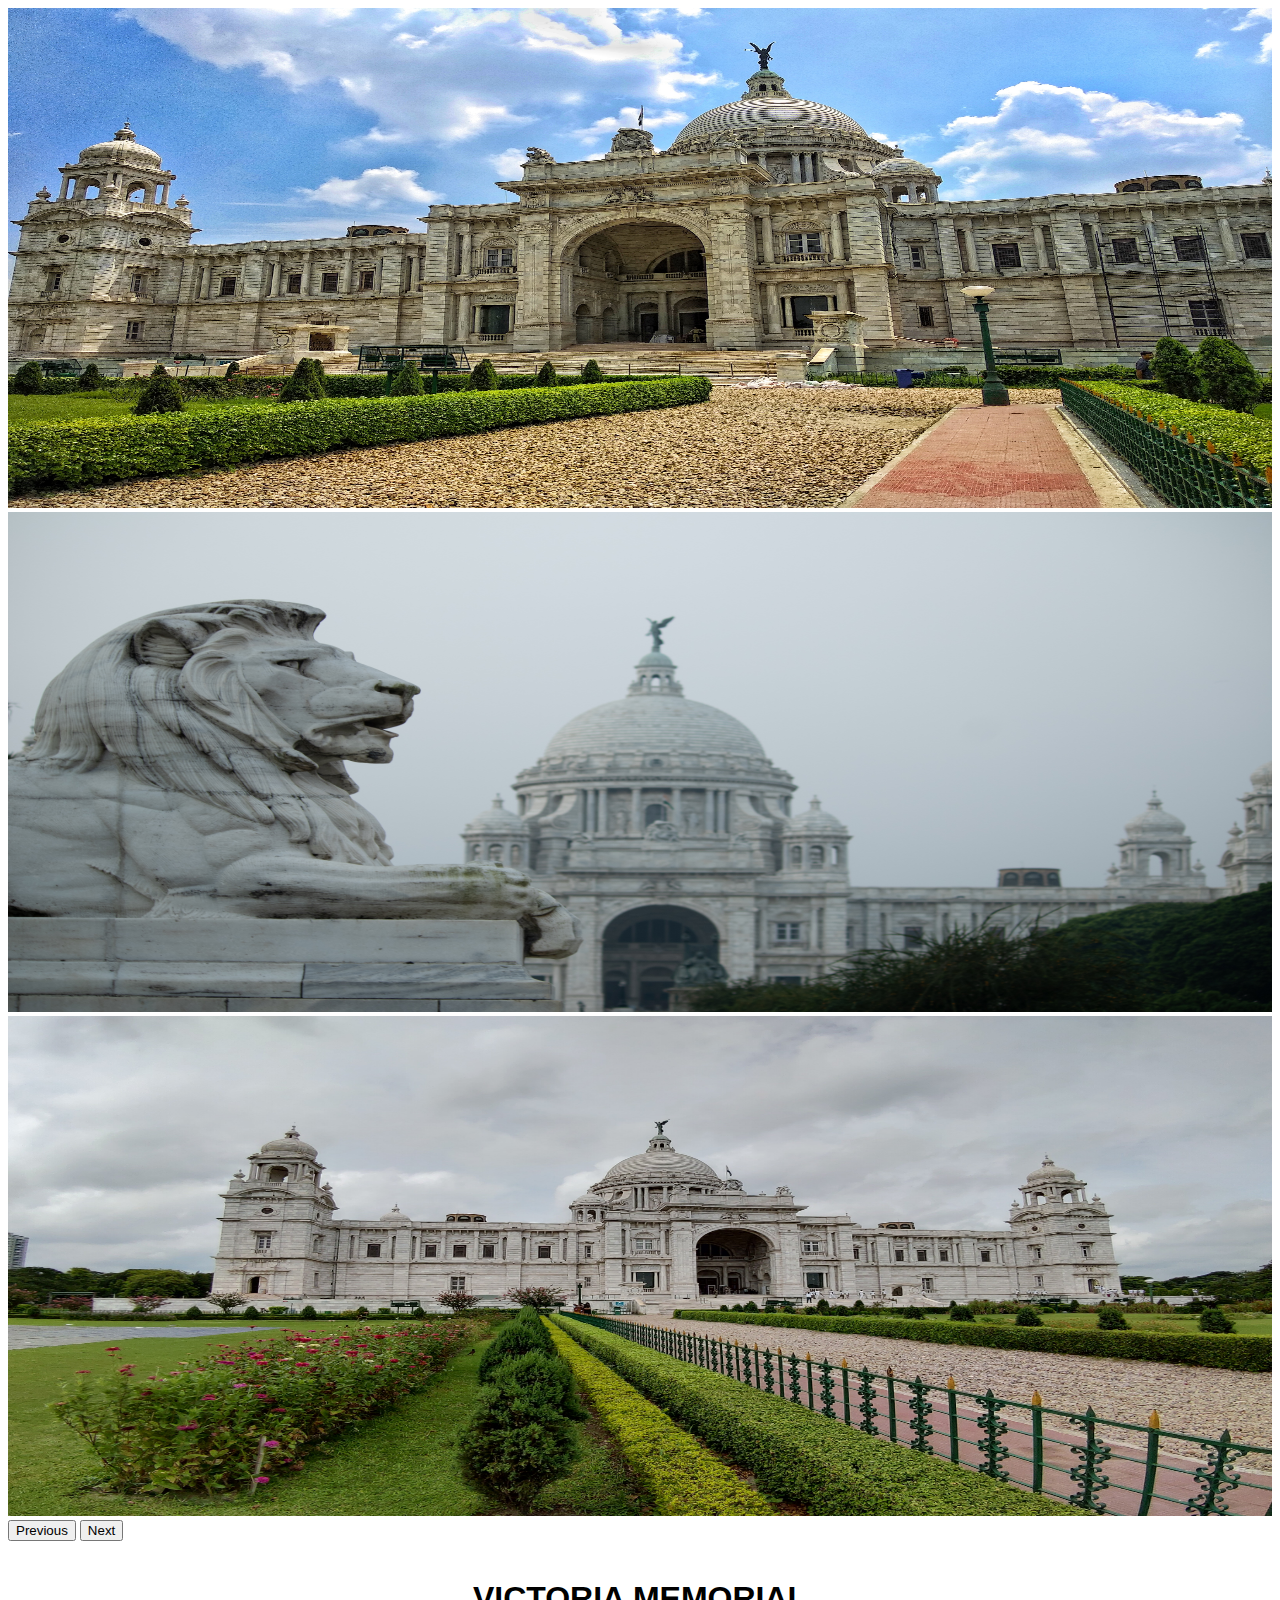
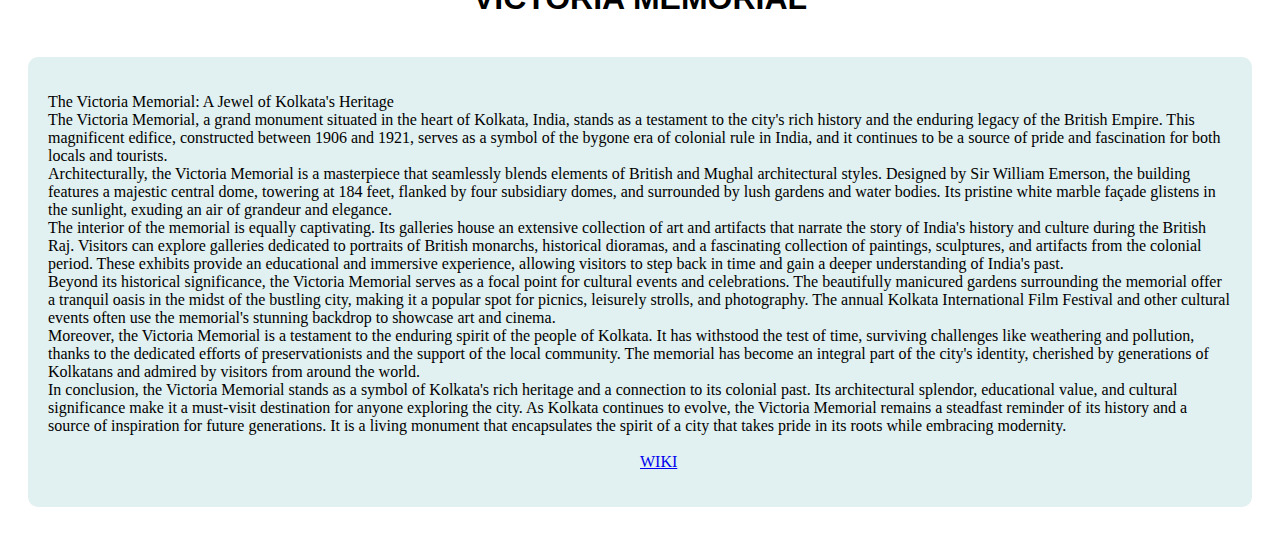
<file: victoriamemorial.html>
<!DOCTYPE html>
<html lang="en">

<head>
    <meta charset="UTF-8">
    <meta name="viewport" content="width=device-width, initial-scale=1.0">
    <title>Document</title>
    <script src="https://cdn.jsdelivr.net/npm/bootstrap@5.3.1/dist/js/bootstrap.bundle.min.js"
        integrity="sha384-HwwvtgBNo3bZJJLYd8oVXjrBZt8cqVSpeBNS5n7C8IVInixGAoxmnlMuBnhbgrkm"
        crossorigin="anonymous"></script>
    <link rel="stylesheet" href="https://cdnjs.cloudflare.com/ajax/libs/font-awesome/6.4.2/css/all.min.css"
        integrity="sha512-z3gLpd7yknf1YoNbCzqRKc4qyor8gaKU1qmn+CShxbuBusANI9QpRohGBreCFkKxLhei6S9CQXFEbbKuqLg0DA=="
        crossorigin="anonymous" referrerpolicy="no-referrer" />
    <link href="https://cdn.jsdelivr.net/npm/bootstrap@5.3.1/dist/css/bootstrap.min.css" rel="stylesheet"
        integrity="sha384-4bw+/aepP/YC94hEpVNVgiZdgIC5+VKNBQNGCHeKRQN+PtmoHDEXuppvnDJzQIu9" crossorigin="anonymous">

</head>
<style>
    .img1 {
        width: 100%;
        height: 500px;
        align-items: center;
    }

    .img2 {
        width: 100%;
        height: 500px;
        align-items: center;
    }

    .img3 {
        width: 100%;
        height: 500px;
        align-items: center;
    }

    h1 {
        text-align: center;
        color: black;
        font-family: 'Lucida Sans', 'Lucida Sans Regular', 'Lucida Grande', 'Lucida Sans Unicode', Geneva, Verdana, sans-serif;
    }

    .d1 {

        background-color: rgb(225, 240, 240);
        border-radius: 10px;
        padding: 20px;
        margin-left: 20px;
        margin-right: 20px;
    }

    .btn1 {
        margin-left: 50%;
        margin-right: 50%;

    }
</style>

<body>
    <div class="img123">
        <div id="carouselExample" class="carousel slide">
            <div class="carousel-inner">
                <div class="carousel-item active">
                    <img src="./images/abhisek-paul-AGHxu6hiwwI-unsplash.jpg" class=" img1 d-block " alt="...">
                </div>
                <div class="carousel-item">
                    <img src="./images/vishal-rohatgi-Sr9gz16WGlk-unsplash.jpg" class=" img2 d-block w-100" alt="...">
                </div>
                <div class="carousel-item">
                    <img src="./images/shawan-banerjee-xxEwXpmwb30-unsplash.jpg" class="img3 d-block w-100" alt="...">
                </div>
            </div>
            <button class="carousel-control-prev" type="button" data-bs-target="#carouselExample" data-bs-slide="prev">
                <span class="carousel-control-prev-icon" aria-hidden="true"></span>
                <span class="visually-hidden">Previous</span>
            </button>
            <button class="carousel-control-next" type="button" data-bs-target="#carouselExample" data-bs-slide="next">
                <span class="carousel-control-next-icon" aria-hidden="true"></span>
                <span class="visually-hidden">Next</span>
            </button>
        </div>
    </div>
    <br>
    <h1>VICTORIA MEMORIAL</h1><br>
    <div class="d1">
        <p>The Victoria Memorial: A Jewel of Kolkata's Heritage
<br>
            The Victoria Memorial, a grand monument situated in the heart of Kolkata, India, stands as a testament to
            the city's rich history and the enduring legacy of the British Empire. This magnificent edifice, constructed
            between 1906 and 1921, serves as a symbol of the bygone era of colonial rule in India, and it continues to
            be a source of pride and fascination for both locals and tourists.
<br>
            Architecturally, the Victoria Memorial is a masterpiece that seamlessly blends elements of British and
            Mughal architectural styles. Designed by Sir William Emerson, the building features a majestic central dome,
            towering at 184 feet, flanked by four subsidiary domes, and surrounded by lush gardens and water bodies. Its
            pristine white marble façade glistens in the sunlight, exuding an air of grandeur and elegance.
<br>
            The interior of the memorial is equally captivating. Its galleries house an extensive collection of art and
            artifacts that narrate the story of India's history and culture during the British Raj. Visitors can explore
            galleries dedicated to portraits of British monarchs, historical dioramas, and a fascinating collection of
            paintings, sculptures, and artifacts from the colonial period. These exhibits provide an educational and
            immersive experience, allowing visitors to step back in time and gain a deeper understanding of India's
            past.
<br>
            Beyond its historical significance, the Victoria Memorial serves as a focal point for cultural events and
            celebrations. The beautifully manicured gardens surrounding the memorial offer a tranquil oasis in the midst
            of the bustling city, making it a popular spot for picnics, leisurely strolls, and photography. The annual
            Kolkata International Film Festival and other cultural events often use the memorial's stunning backdrop to
            showcase art and cinema.
<br>
            Moreover, the Victoria Memorial is a testament to the enduring spirit of the people of Kolkata. It has
            withstood the test of time, surviving challenges like weathering and pollution, thanks to the dedicated
            efforts of preservationists and the support of the local community. The memorial has become an integral part
            of the city's identity, cherished by generations of Kolkatans and admired by visitors from around the world.
<br>
            In conclusion, the Victoria Memorial stands as a symbol of Kolkata's rich heritage and a connection to its
            colonial past. Its architectural splendor, educational value, and cultural significance make it a must-visit
            destination for anyone exploring the city. As Kolkata continues to evolve, the Victoria Memorial remains a
            steadfast reminder of its history and a source of inspiration for future generations. It is a living
            monument that encapsulates the spirit of a city that takes pride in its roots while embracing modernity.
            <br>
            <br><a href="https://en.wikipedia.org/wiki/Victoria_Memorial,_Kolkata" class=" btn1 btn btn-primary">WIKI</a>
    </div>
    <br>
</body>

</html>
</file>
<file: style.css>
@import url('https://fonts.googleapis.com/css2?family=Black+Ops+One&family=Boogaloo&family=Bree+Serif&family=Caudex:ital@1&family=Kablammo&family=Krona+One&family=Marcellus+SC&family=Noticia+Text:wght@700&family=Quicksand:wght@300&family=Roboto+Slab:wght@500&display=swap');

header{
    overflow: hidden;
    position: fixed;
    z-index: 2;
    width:100% ;
   top: 0%;
}
.hh1{
    margin-left: 380px;
    margin-top: 100px;
    font-family: 'Black Ops One', cursive;
    font-family: 'Boogaloo', cursive;
    font-family: 'Bree Serif', serif;
    font-family: 'Caudex', serif;
    font-family: 'Kablammo', cursive;
    font-family: 'Krona One', sans-serif;
    font-family: 'Marcellus SC', serif;
    font-family: 'Noticia Text', serif;
    font-family: 'Quicksand', sans-serif;
    font-family: 'Roboto Slab', serif; ;
    color: rgb(10, 126, 20);
}
.card{
    position: relative;
    z-index: 1;
}
.c1{
    margin-left: 100px;
    margin-top: -50px;
    box-shadow: 10px 20px 3px;
}
.c2{
    margin-left: 520px;
    margin-top: -360px;
    box-shadow: 10px 20px 3px;

}
.c3{
    margin-left: 950px;
    margin-top: -360px;
    box-shadow: 10px 20px 3px;

}
.img1{
    height:190px ;
    width: 100px;
}
.c4{
    margin-left: 100px;
    margin-top: 70px;
    box-shadow: 10px 20px 3px;

}
.c5{
    margin-left: 520px;
    margin-top: -360px;
    box-shadow: 10px 20px 3px;

}
.c6{
    margin-left: 950px;
    margin-top: -360px;
    box-shadow: 10px 20px 3px;

}
.c7{
    margin-left: 100px;
    margin-top: 70px; 
    box-shadow: 10px 20px 3px;

}
.c8{
    margin-left: 520px;
    margin-top: -360px;
    box-shadow: 10px 20px 3px;

}
.c9{
    margin-left: 950px;
    margin-top: -360px ;
    box-shadow: 10px 20px 3px ;
 

}
.img2{
    height:190px ;
    width: 100px;
}
.img3{
    height:190px ;
    width: 100px;
}
.img4{
    height:190px ;
    width: 100px;
}
.btn{
   margin-left: 80px;
}
.card-title{
    text-align: center;
}
body{
    height: 100;
    background-size: cover;
    background-image: url(./images/katsuma-tanaka-Xu9_34DiY1w-unsplash.jpg);
}
.footer1{
    background-color: black;
    width: 100%;
    height: 200px;
    border: 10px;
    border-radius: 2px;
    border-color: wheat;
    font-family: 'Black Ops One', cursive;
font-family: 'Boogaloo', cursive;
font-family: 'Bree Serif', serif;
font-family: 'Caudex', serif;
font-family: 'Kablammo', cursive;
font-family: 'Krona One', sans-serif;
font-family: 'Marcellus SC', serif;
font-family: 'Noticia Text', serif;
font-family: 'Quicksand', sans-serif;
font-family: 'Roboto Slab', serif;
padding-top: 10px;
}
.hhh{
    color: white;
    text-align: center;
    margin-top: 5px;
}
.f1{
    color: white;
    font-size: 250%;
    margin-left: 520px;
    margin-top: 1px;
}
.f2{
    color: white;
    font-size: 250%;
    margin-left: 40px;
    margin-top: 1px;
}
.f3{
    color: white;
    font-size: 250%;
    margin-left: 53px;
    margin-top: 1px;
}
.f4{
    color: white;
    font-size: 250%;
    margin-left: 50px;
    margin-top: 1px;
}
@media screen and (max-width:768px){
 .card{
    width: 100%;
    margin: 0;
    margin-left: 30px;
 }
 .hh1{
 font-size: 24px;
 margin-left: 60px;
}
.f1{
    margin-left: 50px;
}
}
</file>
